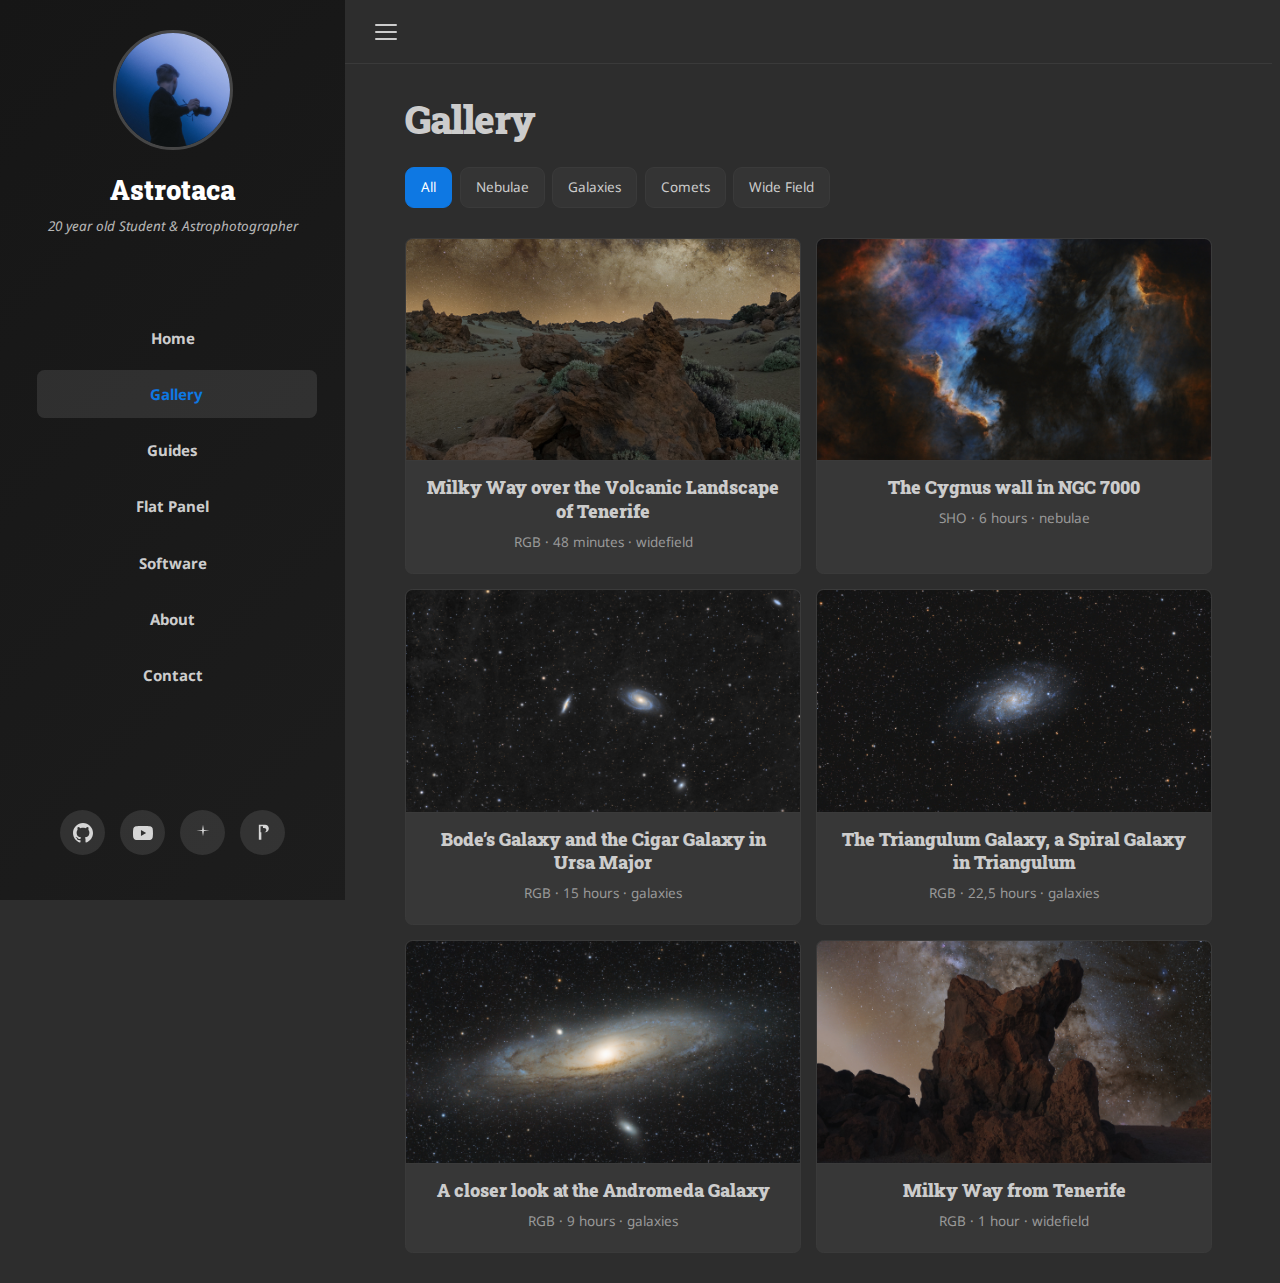
<file: gallery.html>
<!DOCTYPE html>
<html lang="en">
<head>
    <meta charset="UTF-8">
    <meta name="viewport" content="width=device-width, initial-scale=1.0">
    <meta name="description" content="Astrotaca - Gallery of Astrophotography">
    <title>Astrotaca - Gallery</title>

    <link rel="preconnect" href="https://fonts.googleapis.com">
    <link rel="preconnect" href="https://fonts.gstatic.com" crossorigin>

    <link href="https://fonts.googleapis.com/css2?family=Roboto+Slab:wght@700;900&family=Noto+Sans:wght@400;700&display=swap" rel="stylesheet">

    <link rel="stylesheet" href="styles.css">
</head>

<body class="dark-mode">

    <div id="sidebar-overlay" class="sidebar-overlay"></div>
    <div id="sidebar-container"></div>

    <main class="main-content">

        <nav class="top-nav">
            <button id="sidebar-toggle" class="sidebar-toggle">
                <span></span>
                <span></span>
                <span></span>
            </button>
        </nav>

        <section class="content-section active">

            <div class="container">

                <header class="section-header">
                    <h1>Gallery</h1>

                    <div class="tags">
                        <span class="tag active" data-filter="all">All</span>
                        <span class="tag" data-filter="nebulae">Nebulae</span>
                        <span class="tag" data-filter="galaxies">Galaxies</span>
                        <span class="tag" data-filter="comets">Comets</span>
                        <span class="tag" data-filter="widefield">Wide Field</span>
                    </div>

                </header>

                <!-- Gallery grid populated by gallery-data.js -->
                <div class="gallery-grid"></div>

            </div>

        </section>

    </main>

    <script src="gallery-data.js"></script>
    <script src="sidebar.js"></script>
    <script src="gallery-filter.js"></script>
    <script src="load-sidebar.js"></script>

</body>
</html>
</file>
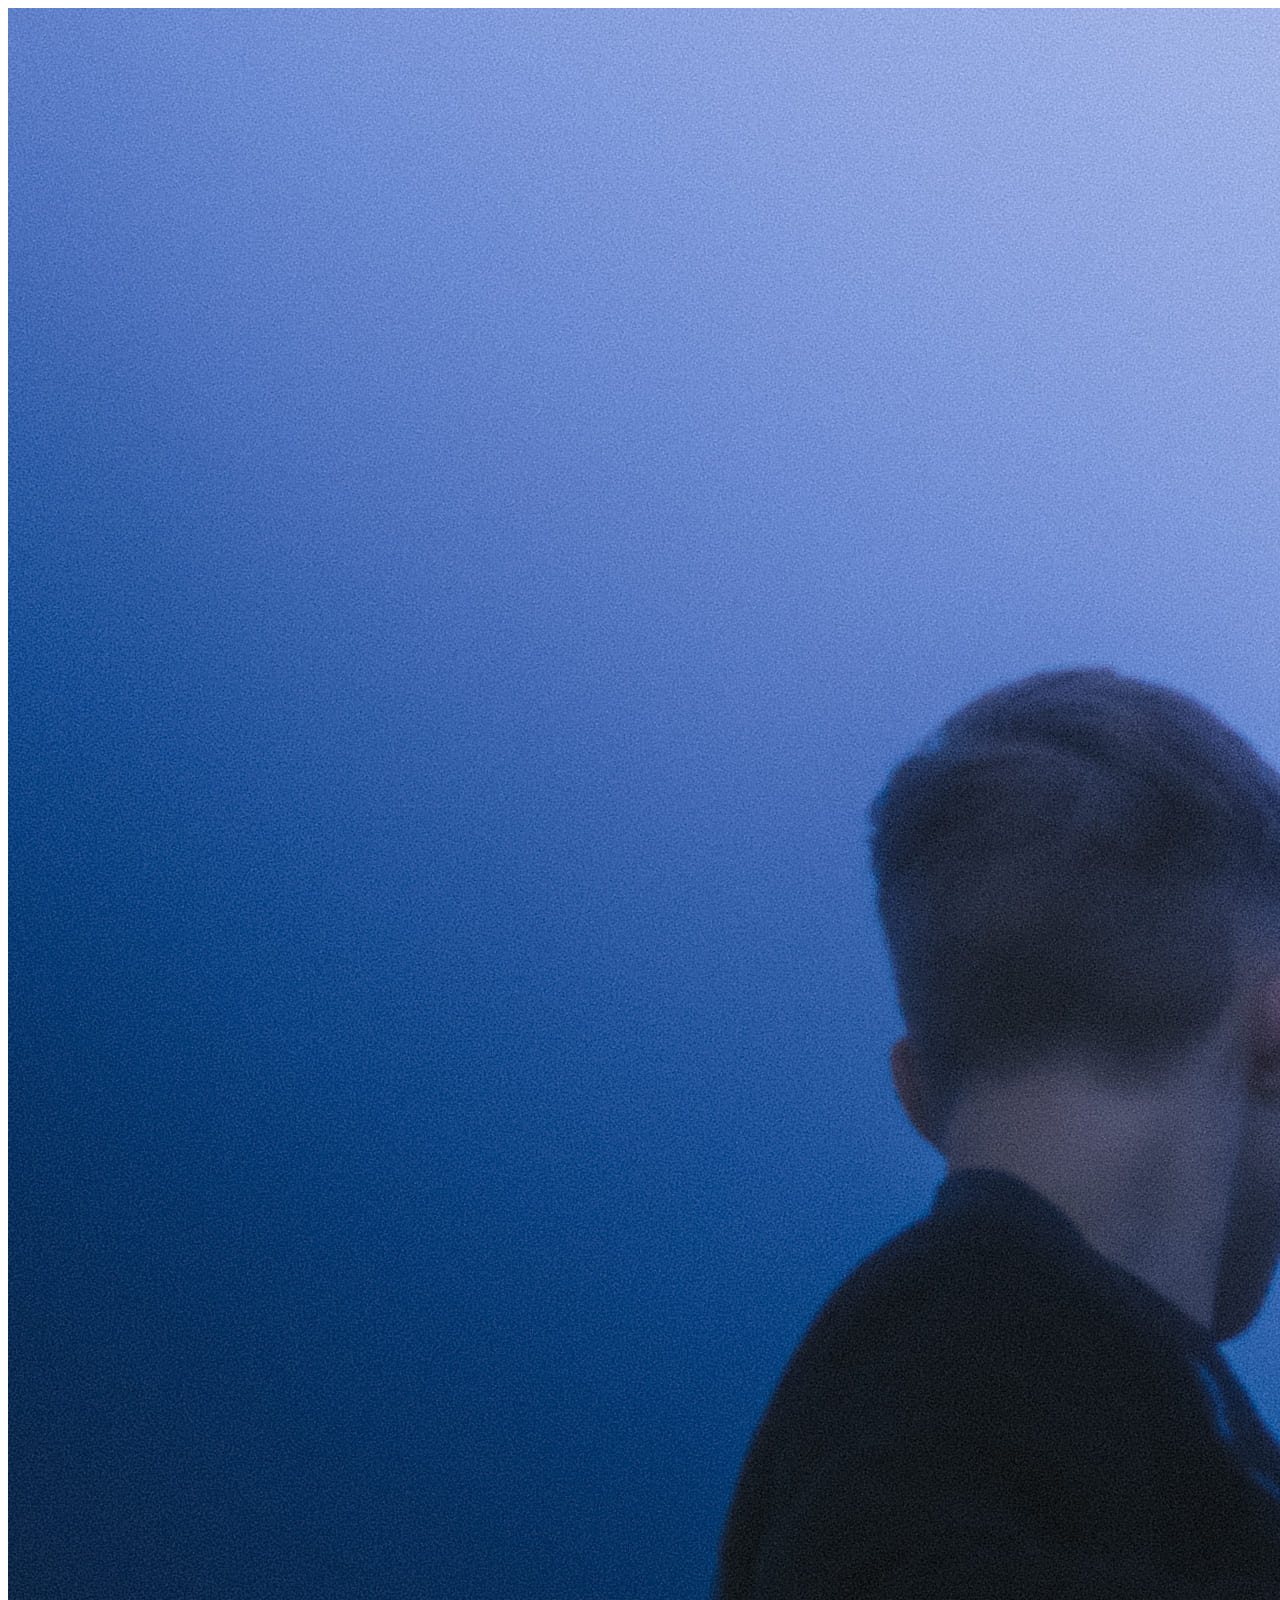
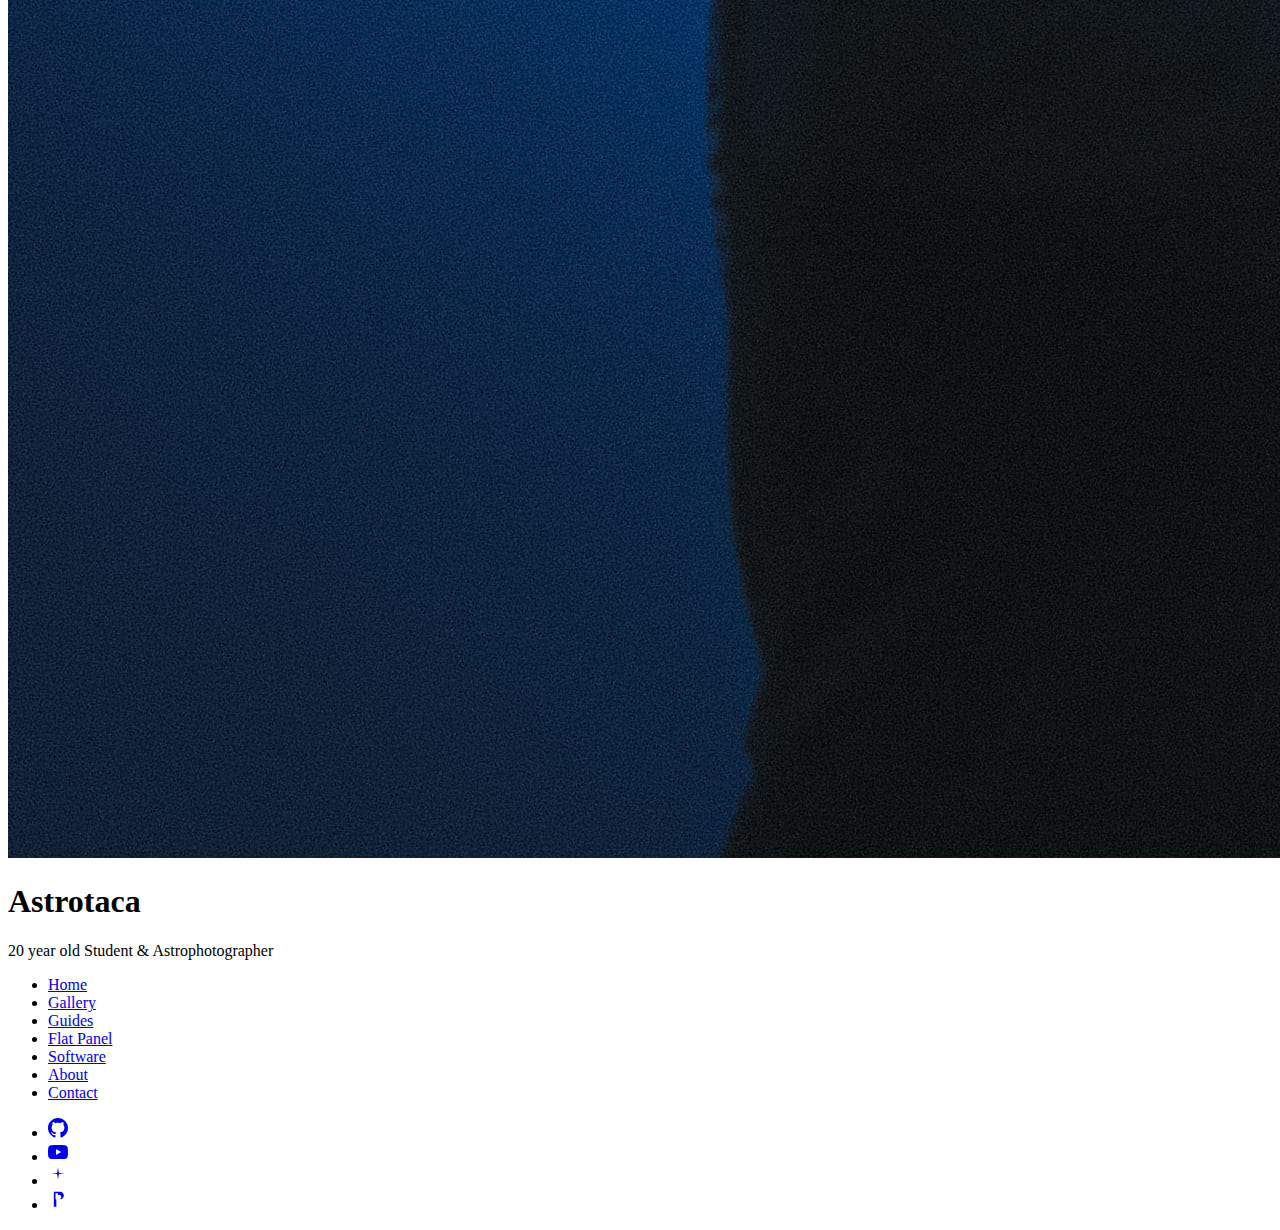
<file: sidebar.html>
<!DOCTYPE html>
<html lang="en">
<head>
    <meta charset="UTF-8">
    <title>Sidebar</title>
</head>
<body>

<aside id="sidebar" class="sidebar">
    <div class="sidebar-resize-handle"></div>
    <div class="sidebar-bg"></div>

    <div class="sidebar-content">

        <div class="sidebar-header">
            <img src="/avatar/avatar.jpg" alt="Astrotaca" class="avatar">
            <h1 class="site-title">Astrotaca</h1>
            <p class="site-subtitle">20 year old Student & Astrophotographer</p>
        </div>

        <nav class="sidebar-nav">
            <ul>
                <li><a href="/" class="nav-link">Home</a></li>
                <li><a href="/gallery.html" class="nav-link">Gallery</a></li>
                <li><a href="/guides.html" class="nav-link">Guides</a></li>
                <li><a href="/flatpanel.html" class="nav-link">Flat Panel</a></li>
                <li><a href="/software.html" class="nav-link">Software</a></li>
                <li><a href="/about.html" class="nav-link">About</a></li>
                <li><a href="/contact.html" class="nav-link">Contact</a></li>
            </ul>
        </nav>

        <div class="sidebar-social">
            <ul>

                <li>
                    <a href="https://github.com/astrotaca" target="_blank" title="GitHub">
                        <svg width="20" height="20" viewBox="0 0 24 24" fill="currentColor">
                            <path d="M12 0c-6.626 0-12 5.373-12 12 0 5.302 3.438 9.8 8.207 11.387.599.111.793-.261.793-.577v-2.234c-3.338.726-4.033-1.416-4.033-1.416-.546-1.387-1.333-1.756-1.333-1.756-1.089-.745.083-.729.083-.729 1.205.084 1.839 1.237 1.839 1.237 1.07 1.834 2.807 1.304 3.492.997.107-.775.418-1.305.762-1.604-2.665-.305-5.467-1.334-5.467-5.931 0-1.311.469-2.381 1.236-3.221-.124-.303-.535-1.524.117-3.176 0 0 1.008-.322 3.301 1.23.957-.266 1.983-.399 3.003-.404 1.02.005 2.047.138 3.006.404 2.291-1.552 3.297-1.23 3.297-1.23.653 1.653.242 2.874.118 3.176.77.84 1.235 1.911 1.235 3.221 0 4.609-2.807 5.624-5.479 5.921.43.372.823 1.102.823 2.222v3.293c0 .319.192.694.801.576 4.765-1.589 8.199-6.086 8.199-11.386 0-6.627-5.373-12-12-12z"/>
                        </svg>
                    </a>
                </li>

                <li>
                    <a href="https://youtube.com/@astrotaca" target="_blank" title="YouTube">
                        <svg width="20" height="20" viewBox="0 0 24 24" fill="currentColor">
                            <path d="M23.498 6.186a3.016 3.016 0 0 0-2.122-2.136C19.505 3.545 12 3.545 12 3.545s-7.505 0-9.377.505A3.017 3.017 0 0 0 .502 6.186C0 8.07 0 12 0 12s0 3.93.502 5.814a3.016 3.016 0 0 0 2.122 2.136c1.871.505 9.376.505 9.376.505s7.505 0 9.377-.505a3.015 3.015 0 0 0 2.122-2.136C24 15.93 24 12 24 12s0-3.93-.502-5.814zM9.545 15.568V8.432L15.818 12l-6.273 3.568z"/>
                        </svg>
                    </a>
                </li>

                <li>
                    <a href="https://www.astrobin.com/users/astrotaca/" target="_blank" title="AstroBin">
                        <svg width="20" height="20" viewBox="0 0 24 24" fill="currentColor">
                            <path d="M12 2L13.09 8.26L20 9L13.09 9.74L12 16L10.91 9.74L4 9L10.91 8.26L12 2Z"/>
                        </svg>
                    </a>
                </li>

                <li>
                    <a href="https://www.paypal.com/paypalme/astrotaca" target="_blank" title="PayPal">
                        <svg width="20" height="20" viewBox="0 0 24 24" fill="currentColor">
                            <path d="M9 2h5.5c2.48 0 4.5 2.02 4.5 4.5S16.98 11 14.5 11H10v9H7V2zm3 2H9v7h4.5c1.38 0 2.5-1.12 2.5-2.5S14.88 6 13.5 6H12V4z"/>
                        </svg>
                    </a>
                </li>

            </ul>
        </div>

    </div>
</aside>

</body>
</html>
</file>
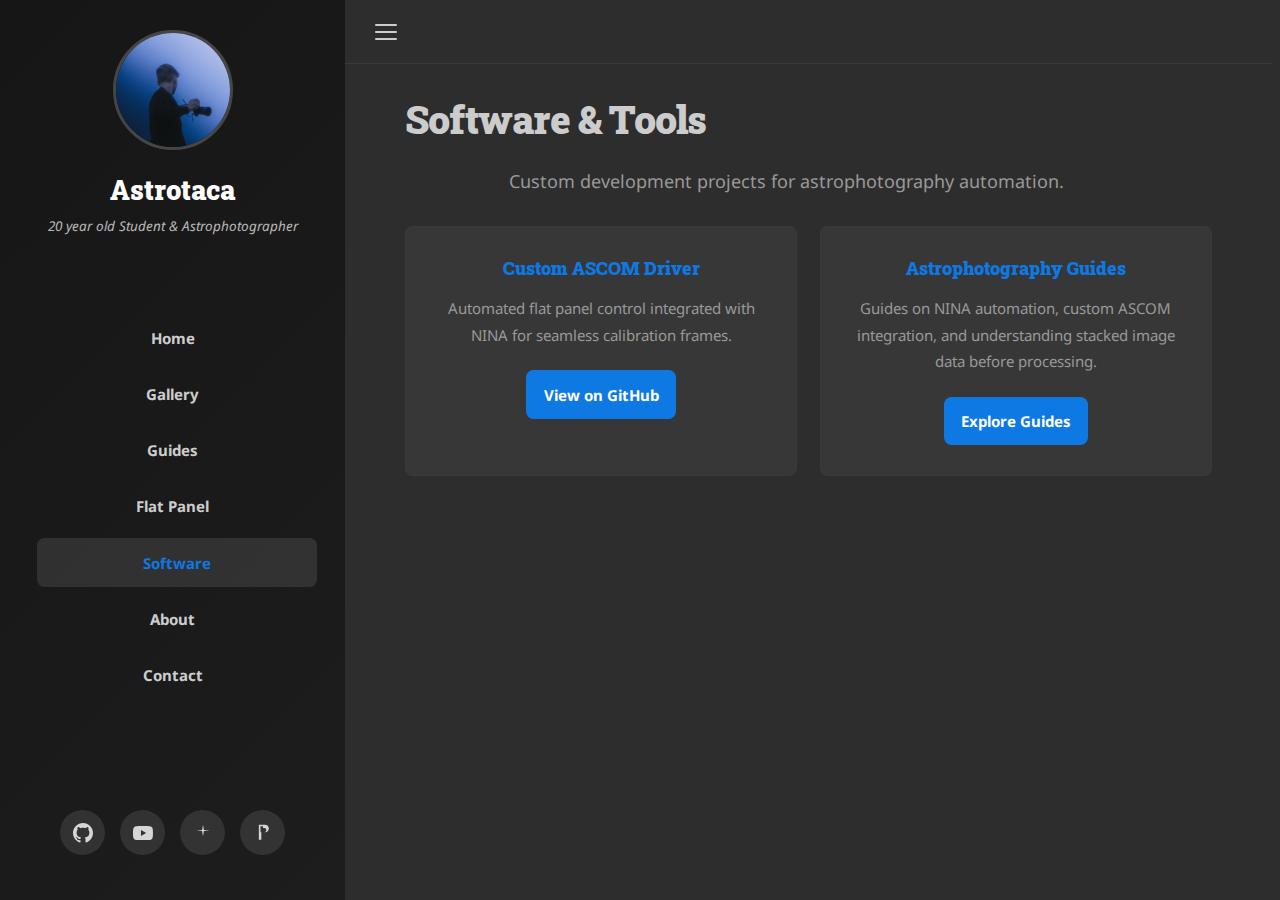
<file: software.html>
<!DOCTYPE html>
<html lang="en">
<head>
    <meta charset="UTF-8">
    <meta name="viewport" content="width=device-width, initial-scale=1.0">
    <meta name="description" content="Astrotaca - Software & Tools">
    <title>Astrotaca - Software</title>

    <link rel="preconnect" href="https://fonts.googleapis.com">
    <link rel="preconnect" href="https://fonts.gstatic.com" crossorigin>

    <link href="https://fonts.googleapis.com/css2?family=Roboto+Slab:wght@700;900&family=Noto+Sans:wght@400;700&display=swap" rel="stylesheet">

    <link rel="stylesheet" href="styles.css">
</head>

<body class="dark-mode">

    <div id="sidebar-overlay" class="sidebar-overlay"></div>
    <div id="sidebar-container"></div>

    <main class="main-content">

        <nav class="top-nav">
            <button id="sidebar-toggle" class="sidebar-toggle">
                <span></span>
                <span></span>
                <span></span>
            </button>
        </nav>

        <section class="content-section active">

            <div class="container">

                <header class="section-header">
                    <h1>Software & Tools</h1>
                    <p class="lead">Custom development projects for astrophotography automation.</p>
                </header>

                <div class="software-grid">

                    <div class="software-card">
                        <h3>Custom ASCOM Driver</h3>
                        <p>
                            Automated flat panel control integrated with NINA for seamless calibration frames.
                        </p>
                        <a href="https://github.com/astrotaca" class="btn-link" target="_blank">
                            View on GitHub
                        </a>
                    </div>

                    <div class="software-card">
                        <h3>Astrophotography Guides</h3>
                        <p>
                            Guides on NINA automation, custom ASCOM integration, and understanding stacked image data before processing.
                        </p>
                        <a href="guides.html" class="btn-link">
                            Explore Guides
                        </a>
                    </div>

                </div>

            </div>

        </section>

    </main>

    <script src="sidebar.js"></script>
    <script src="load-sidebar.js"></script>

</body>
</html>
</file>
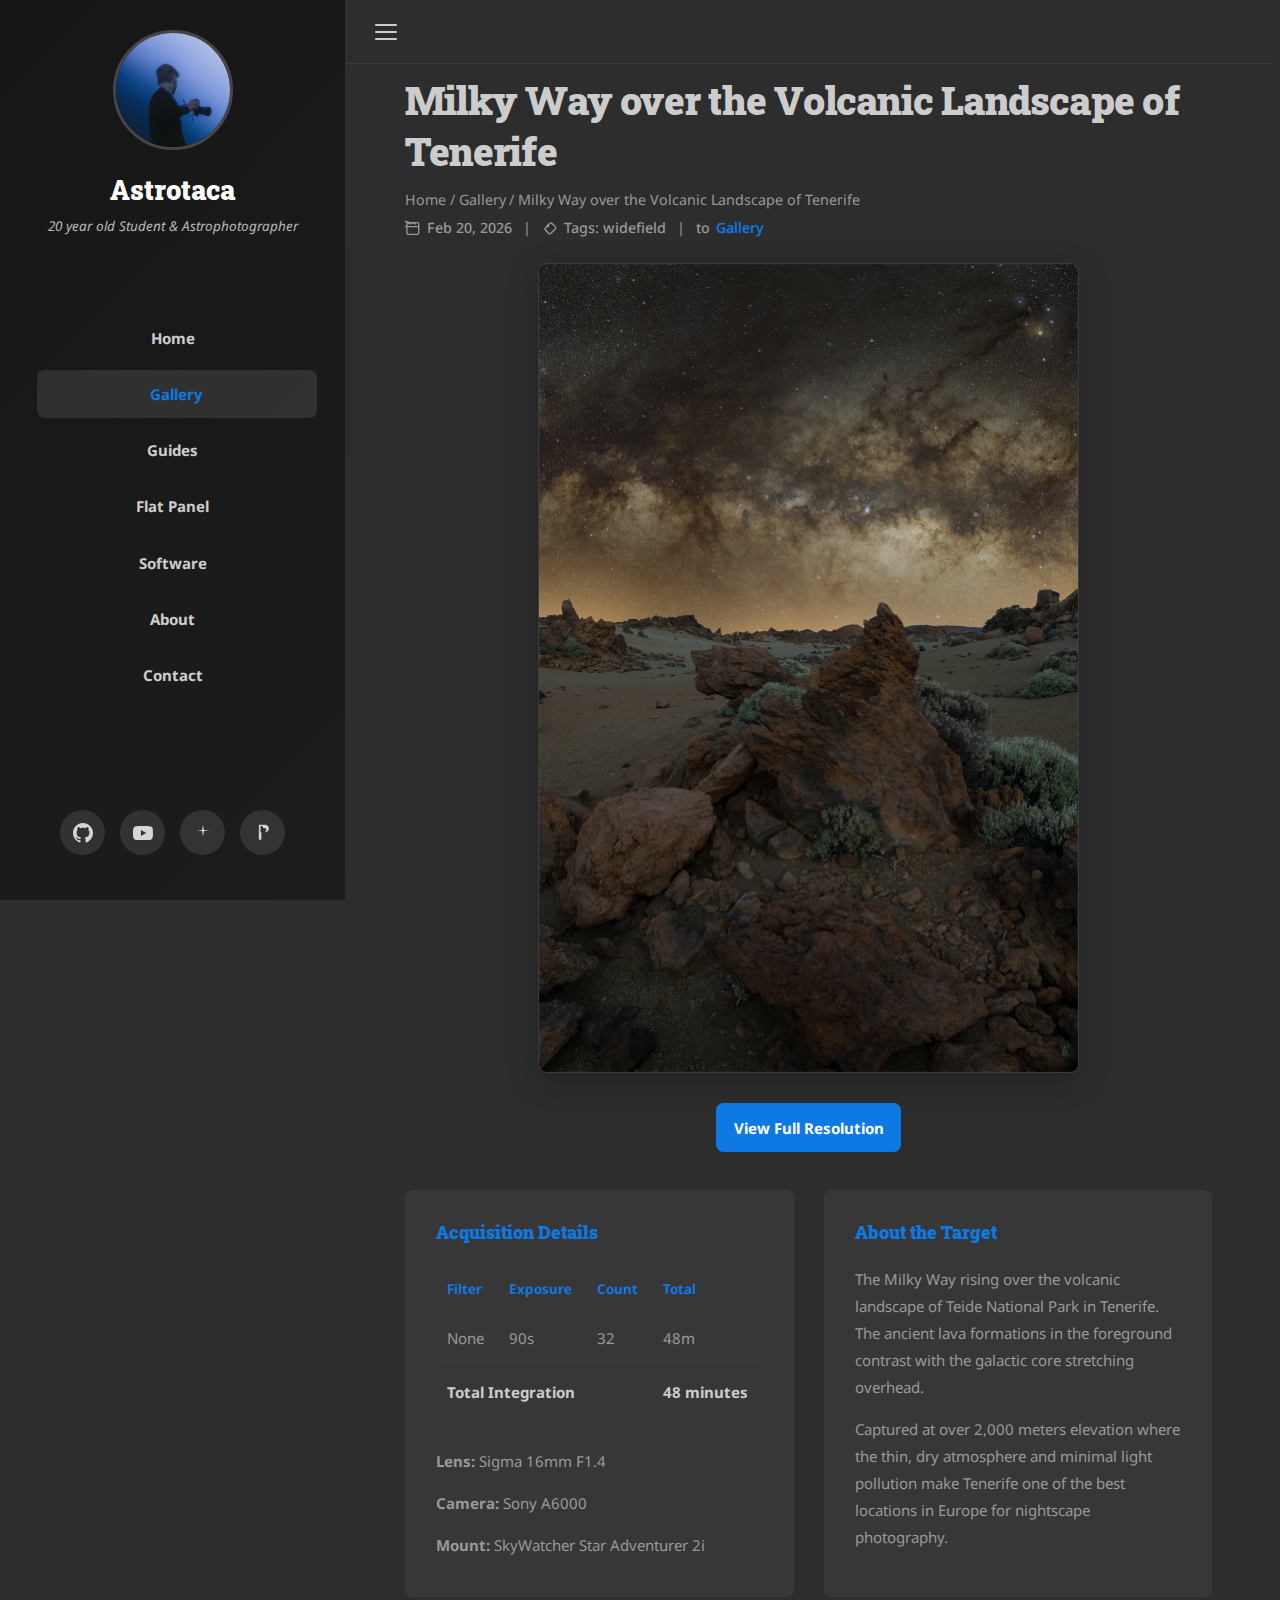
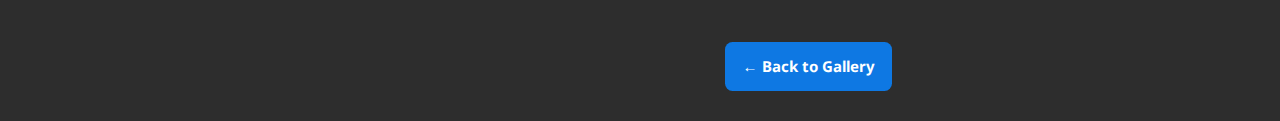
<file: gallery/mw-tenerife-2.html>
<!DOCTYPE html>
<html lang="en">

<head>
    <meta charset="UTF-8">
    <meta name="viewport" content="width=device-width, initial-scale=1.0">
    <title>Milky Way over the Volcanic Landscape of Tenerife - Astrotaca</title>

    <link rel="preconnect" href="https://fonts.googleapis.com">
    <link rel="preconnect" href="https://fonts.gstatic.com" crossorigin>

    <link
        href="https://fonts.googleapis.com/css2?family=Roboto+Slab:wght@700;900&family=Noto+Sans:wght@400;700&display=swap"
        rel="stylesheet">

    <link rel="stylesheet" href="../styles.css">
</head>

<body class="dark-mode">

    <div id="sidebar-overlay" class="sidebar-overlay"></div>
    <div id="sidebar-container"></div>

    <main class="main-content">

        <nav class="top-nav">
            <button id="sidebar-toggle" class="sidebar-toggle">
                <span></span>
                <span></span>
                <span></span>
            </button>
        </nav>

        <section class="content-section active">

            <div class="container">

                <header class="section-header">
                    <h1>Milky Way over the Volcanic Landscape of Tenerife</h1>
                    <p class="lead">RGB | 48 minutes</p>
                </header>

                <div class="image-detail">

                    <img src="../images/web/mw-tenerife-2.jpg" alt="Milky Way over volcanic rocks in Teide National Park, Tenerife" class="detail-image">

                    <div class="detail-actions">
                        <a href="../images/mw-tenerife-2.jpg" target="_blank" class="btn-link">
                            View Full Resolution
                        </a>
                    </div>

                    <div class="image-info-grid">

                        <div class="info-section">

                            <h3>Acquisition Details</h3>

                            <table class="acquisition-table">
                                <thead>
                                    <tr>
                                        <th>Filter</th>
                                        <th>Exposure</th>
                                        <th>Count</th>
                                        <th>Total</th>
                                    </tr>
                                </thead>

                                <tbody>
                                    <!-- Filled by gallery-data.js -->
                                </tbody>
                            </table>

                            <ul class="equipment-list">
                                <!-- Filled by gallery-data.js -->
                            </ul>

                        </div>

                        <div class="info-section">
                            <!-- Filled by gallery-data.js -->
                        </div>

                    </div>

                    <div class="back-button">
                        <a href="../gallery.html" class="btn-link">
                            ← Back to Gallery
                        </a>
                    </div>

                </div>

            </div>

        </section>

    </main>

    <script src="../gallery-data.js"></script>
    <script src="../sidebar.js"></script>
    <script src="../load-sidebar.js"></script>

</body>

</html>
</file>
<file: styles.css>
/* Reset and Base Styles */
* {
    margin: 0;
    padding: 0;
    box-sizing: border-box;
}

:root {
    --body-bg: #2D2D2D;
    --body-color: #CCCCCC;
    --sidebar-bg: #161616;
    --sidebar-color: #FFFFFF;
    --accent-color: #0E78E3;
    --accent-color-hover: rgba(14, 120, 227, 0.8);
    --border-color: #3A3A3A;
    --card-bg: rgba(255, 255, 255, 0.05);
    --card-hover-bg: rgba(255, 255, 255, 0.08);
    --gray-text: #999999;
    --overlay-bg: rgba(0, 0, 0, 0.8);
    --font-family: 'Noto Sans', Helvetica, Arial, sans-serif;
    --font-family-heading: 'Roboto Slab', Helvetica, Arial, sans-serif;
    --font-weight: 400;
    --font-weight-bold: 700;
    --font-weight-heading: 900;
    --sidebar-width: 345px;
    --content-max-width: 900px;
    --border-radius: 0.5rem;
    --transition-speed: 0.3s;
}

html {
    font-size: 15px;
    line-height: 1.75;
    scrollbar-gutter: stable;
    background: var(--body-bg);
}

body {
    font-family: var(--font-family);
    font-weight: var(--font-weight);
    color: var(--body-color);
    background-color: var(--body-bg);
    overflow-x: hidden;
}

h1, h2, h3, h4, h5, h6 {
    font-family: var(--font-family-heading);
    font-weight: var(--font-weight-heading);
    line-height: 1.3;
    margin-bottom: 1rem;
    color: #cccccc;
}

h1 { font-size: 2rem; }
h2 { font-size: 1.5rem; }
h3 { font-size: 1.2rem; }
h4 { font-size: 1.08rem; }
h5 { font-size: 1.04rem; }
h6 { font-size: 1rem; }

p {
    margin-bottom: 1rem;
}

a {
    color: var(--accent-color);
    text-decoration: none;
    transition: color var(--transition-speed);
}

a:hover {
    color: var(--accent-color-hover);
    text-decoration: underline;
    text-decoration-color: var(--accent-color);
    text-underline-offset: 0.35rem;
    text-decoration-thickness: 2px;
}

.btn-link {
    display: inline-flex;
    align-items: center;
    justify-content: center;
    padding: 0.75rem 1.15rem;
    background: var(--accent-color);
    color: white;
    border: none;
    border-radius: var(--border-radius);
    transition: background var(--transition-speed), transform var(--transition-speed);
    text-decoration: none;
    font-weight: var(--font-weight-bold);
    cursor: pointer;
    appearance: none;
}

.btn-link:hover {
    background: var(--accent-color-hover);
    text-decoration: none;
}

.container {
    width: 100%;
    max-width: 1250px;
    padding: 0 4rem;
    box-sizing: border-box;
    margin: 0 auto;
}

.sidebar {
    position: fixed;
    top: 0;
    left: 0;
    width: var(--sidebar-width);
    height: 100vh;
    background: var(--sidebar-bg);
    color: var(--sidebar-color);
    transform: translateX(-100%);
    transition: transform var(--transition-speed) ease, width var(--transition-speed) ease;
    z-index: 1000;
    overflow-y: auto;
}

.sidebar.open {
    transform: translateX(0);
}

.sidebar-bg {
    position: absolute;
    top: 0;
    left: 0;
    width: 100%;
    height: 100%;
    background: linear-gradient(135deg, #161616 0%, #2D2D2D 100%);
    opacity: 0.3;
    pointer-events: none;
}

.sidebar-content {
    position: relative;
    z-index: 2;
    padding: 2rem;
    display: flex;
    flex-direction: column;
    min-height: 100%;
    width: 100%;
}

.sidebar-content > * {
    pointer-events: auto;
    cursor: default;
}

.sidebar-header {
    text-align: center;
    margin-bottom: 2rem;
}

.avatar {
    width: 120px;
    height: 120px;
    border-radius: 50%;
    margin-bottom: 1rem;
    border: 3px solid rgba(255, 255, 255, 0.2);
    transition: border-color var(--transition-speed);
}

.avatar:hover {
    border-color: var(--accent-color);
}

.site-title {
    color: var(--sidebar-color);
    font-size: 1.8rem;
    margin-bottom: 0.5rem;
    text-decoration: none;
}

.site-subtitle {
    color: rgba(255, 255, 255, 0.7);
    font-size: 0.9rem;
    font-style: italic;
}

.sidebar-nav {
    width: 100%;
    max-width: 280px;
    margin: 2rem auto;
    text-align: center;
}

.sidebar-nav ul {
    list-style: none;
}

.sidebar-nav li {
    margin-bottom: 0.5rem;
}

.nav-link {
    display: block;
    padding: 0.75rem 1rem;
    color: rgba(255, 255, 255, 0.8);
    font-weight: var(--font-weight-bold);
    border-radius: var(--border-radius);
    transition: all var(--transition-speed);
    text-decoration: none;
    transform: translateX(0);
}

.nav-link:hover,
.nav-link.active {
    background: rgba(255, 255, 255, 0.1);
    color: var(--accent-color);
    transform: translateX(4px);
    text-decoration: none;
}

.sidebar-resize-handle {
    position: absolute;
    top: 0;
    right: 0;
    width: 5px;
    height: 100%;
    cursor: ew-resize;
    z-index: 9999;
    background: transparent;
}

.sidebar:hover .sidebar-resize-handle {
    opacity: 1;
}

.sidebar-social {
    margin-top: auto;
    padding-bottom: 1rem;
    position: sticky;
    bottom: 1rem;
    overflow: visible;
}

.sidebar-social ul {
    display: flex;
    justify-content: center;
    gap: 1rem;
    list-style: none;

    margin: 0;
    padding: 0;

    flex-wrap: wrap;
}

.sidebar-social li {
    flex: 0 0 3rem;
}

.sidebar-social a {
    display: flex;
    align-items: center;
    justify-content: center;
    width: 3rem;
    height: 3rem;
    background: rgba(255, 255, 255, 0.1);
    border-radius: 50%;
    color: rgba(255, 255, 255, 0.8);
    transition: all var(--transition-speed);
    text-decoration: none;
}

.sidebar-social a:hover {
    background: var(--accent-color);
    color: white;
    transform: translateY(-2px);
}

.sidebar-overlay {
    position: fixed;
    top: 0;
    left: 0;
    width: 100%;
    height: 100%;
    background: rgba(0, 0, 0, 0.5);
    opacity: 0;
    visibility: hidden;
    transition: all var(--transition-speed);
    z-index: 999;
}

.sidebar-overlay.active {
    opacity: 1;
    visibility: visible;
}

.main-content {
    position: relative;
    min-height: 100vh;
    overflow-x: hidden;
    margin-left: var(--sidebar-width);
    width: calc(100% - var(--sidebar-width));
}

.detail-page .content-section {
    padding-top: 0.5rem;
    width: 100%;
}

.detail-page .container {
    max-width: none;
}

.image-detail {
    width: 100%;
    max-width: 1080px;
}

.detail-page .breadcrumbs-container {
    position: relative;
    display: flex;
    flex-direction: row;
    justify-content: space-between;
    align-items: center;
    width: 100%;
    margin: 0 0 0.25rem;
}

.detail-nav {
    position: absolute;
    top: 0;
    right: 0;

    display: flex;
    gap: 0.5rem;
    align-items: center;

    min-width: 6rem;
}

.detail-page .section-header h1 {
    margin-bottom: 0.9rem;
}

.detail-page .breadcrumbs-container {
    margin-bottom: 0.15rem;
    display: flex;
    justify-content: space-between;
    align-items: flex-start;
    width: 100%;
}

.detail-page .breadcrumbs-left {
    display: flex;
    flex-direction: column;
    gap: 0.2rem;
}

.detail-page .lead {
    display: none;
}

.detail-page .image-detail {
    margin-top: 0.5rem;
}
.detail-nav {
    display: flex;
    justify-content: flex-end;
    gap: 0.5rem;
    margin-bottom: 0;
    align-items: center;
    align-self: flex-start;
}

.breadcrumbs-container {
    align-items: flex-start;
    min-height: 2.6rem;
}

.detail-nav a {
    display: inline-flex;
    align-items: center;
    justify-content: center;
    width: 2.4rem;
    height: 2.4rem;
    border-radius: 0.6rem;
    background: rgba(0, 0, 0, 0.35);
    border: 1px solid rgba(255, 255, 255, 0.15);
    color: white;
    text-decoration: none;
    font-size: 1.1rem;
    transition: transform var(--transition-speed), background var(--transition-speed);
}

.detail-nav a:hover {
    background: rgba(255, 255, 255, 0.15);
    transform: translateY(-1px);
}

.detail-nav a.disabled {
    opacity: 0.4;
    cursor: default;
    pointer-events: none;
}

.top-nav {
    position: relative;
    height: 64px;
    background: var(--body-bg);
    border-bottom: 1px solid var(--border-color);
    display: flex;
    align-items: center;
    padding: 0 2rem;
    z-index: 900;
    width: 100%;
}

.breadcrumbs-container {
    display: flex;
    flex-direction: column;
    gap: 0.25rem;
    margin-bottom: 1.5rem;
}

.breadcrumbs {
    font-size: 0.95rem;
    color: var(--gray-text);
    display: flex;
    flex-wrap: wrap;
    gap: 0.25rem;
}

.breadcrumbs a {
    color: var(--gray-text);
    text-decoration: none;
    transition: color var(--transition-speed);
}

.breadcrumbs a:hover {
    color: var(--accent-color);
}

.breadcrumbs .breadcrumb-sep {
    color: var(--gray-text);
}

.detail-meta-bar {
    display: flex;
    flex-wrap: wrap;
    gap: 0.75rem;
    font-size: 0.95rem;
    color: var(--gray-text);
    align-items: center;
}

.detail-meta-bar a.meta-gallery {
    color: var(--accent-color);
    text-decoration: none;
    font-weight: 600;
}

.detail-meta-bar a.meta-gallery:hover {
    text-decoration: underline;
}

.meta-item {
    display: inline-flex;
    align-items: center;
    gap: 0.4rem;
    font-weight: 500;
}

.meta-item svg {
    width: 1.1em;
    height: 1.1em;
    flex-shrink: 0;
}

.sidebar-toggle {
    position: relative;
    top: 0;
    left: 0;

    display: flex;
    flex-direction: column;
    justify-content: space-between;

    width: 22px;
    height: 16px;

    background: transparent;
    border: none;
    cursor: pointer;
    padding: 0;

    z-index: 3000;
}

.sidebar-toggle span {
    width: 100%;
    height: 2px;
    background: #cccccc;
    border-radius: 2px;
    transition: all var(--transition-speed);
}

.sidebar-toggle:hover span {
    background: var(--accent-color);
}

body {
    visibility: hidden;
}

body.ready {
    visibility: visible;
}

.page-title {
    font-size: 1.5rem;
    color: var(--body-color);
    font-family: var(--font-family-heading);
    font-weight: var(--font-weight-heading);
}

.content-section {
    display: none;
    padding: 2rem 0;
    min-height: calc(100vh - 80px);
}

.detail-page .content-section {
    padding-top: 0.75rem;
}

.detail-page .section-header {
    text-align: left;
    margin-bottom: 1.5rem;
}

.detail-page .section-header h1 {
    margin-bottom: 0.75rem;
}

.detail-page .section-header .lead {
    margin: 0 0 1.5rem;
}

.content-section.active {
    display: block;
}

.section-header {
    text-align: left;
    margin-bottom: 1.5rem;
}

.section-header h1 {
    font-size: 2.6rem;
    margin-bottom: 1.5rem;
    color: var(--body-color);
    letter-spacing: -0.02em;
}

.section-header .lead {
    font-size: 1.2rem;
    color: var(--gray-text);
    max-width: 600px;
    margin: 0 auto 2rem;
    line-height: 1.6;
}

.section-header.centered h1 {
    text-align: center;
}



.tags {
    display: flex;
    justify-content: flex-start;
    gap: 0.5rem;
    flex-wrap: wrap;
    margin-bottom: 2rem;
}

.tag {
    background: rgba(120, 120, 120, 0.1);
    color: var(--body-color);
    padding: 0.5rem 1rem;
    border-radius: 0.6rem;
    font-size: 0.9rem;
    border: 1px solid var(--border-color);
    transition: all var(--transition-speed);
    cursor: pointer;
}

.tag:hover,
.tag.active {
    background: var(--accent-color);
    color: white;
    border-color: var(--accent-color);
}

.gallery-grid {
    display: grid;
    align-items: stretch;
    grid-template-columns: 1fr;
    gap: 1rem;
    width: 100%;
    position: relative;
}

.gallery-grid.is-filtering .gallery-item,
.gallery-grid.is-filtering .gallery-image {
    transition: none !important;
}

.gallery-item {
    background: var(--card-bg);
    border-radius: var(--border-radius);
    overflow: hidden;
    border: 1px solid var(--border-color);
    cursor: pointer;
    text-decoration: none;

    display: flex;
    flex-direction: column;
    height: 100%;

    transition: transform 0.25s ease, border-color var(--transition-speed);
}

.gallery-item:hover {
    transform: translateY(-5px);
    border-color: var(--accent-color);
    box-shadow: 0 10px 30px rgba(0,0,0,0.25);
    text-decoration: none;
}

.gallery-item:hover .gallery-image {
    transform: scale(1.03);
}

.gallery-item.hidden {
    display: none;
}

.gallery-image {
    width: 100%;
    aspect-ratio: 16 / 9;
    object-fit: cover;
    display: block;
    background: var(--card-bg);
    opacity: 1;
    transition: opacity 0.3s ease, transform 0.4s ease;
}

.gallery-image.loaded {
    opacity: 1;
}

.gallery-info {
    padding: 1rem 1.25rem 1.25rem;
    border-top: 1px solid var(--border-color);
    display: flex;
    flex-direction: column;
    text-align: center;

    flex-grow: 1;
}

.gallery-info h3 {
    margin-bottom: 0.5rem;
    color: var(--body-color);
    line-height: 1.3;
}

.gallery-info p {
    margin: 0;
    font-size: 0.9rem;
    color: var(--gray-text);
}

.guides-list {
    display: contents;
}

.guides-grid {
    display: grid;
    grid-template-columns: 1fr;
    gap: 1rem;
    width: 100%;
    align-items: stretch;
}

@media (min-width: 1700px) {
    body {
        padding-right: calc(var(--sidebar-width) / 2);
    }
}

@media (min-width: 1100px) {
    .gallery-grid,
    .guides-list,
    .guides-grid {
        grid-template-columns: repeat(2, 1fr);
    }
}

.home-view-all {
    text-align: center;
    margin: 1.5rem 0 0;
}

.home-section-gap {
    margin-top: 3rem;
}


.guide-card {
    background: var(--card-bg);
    border-radius: var(--border-radius);
    overflow: hidden;
    border: 1px solid var(--border-color);
    cursor: pointer;
    text-decoration: none;

    display: flex;
    flex-direction: column;
    height: 100%;

    transition: transform 0.25s ease, border-color var(--transition-speed);
}

.guide-card:hover {
    transform: translateY(-5px);
    border-color: var(--accent-color);
    box-shadow: 0 10px 30px rgba(0,0,0,0.25);
    text-decoration: none;
}

.guide-card.hidden {
    display: none;
}

.guide-image {
    width: 100%;
    aspect-ratio: 16 / 9;
    object-fit: cover;
    display: block;
    background: var(--card-bg);
    opacity: 1;
    transition: opacity 0.3s ease, transform 0.4s ease;
}

.guide-image.loaded {
    opacity: 1;
}

.guide-card:hover .guide-image {
    transform: scale(1.03);
}

.detail-image:not(.portrait) {
    width: 100%;
    object-fit: cover;
}

.detail-image.portrait {
    max-height: 90vh;
    width: auto;
    display: block;
    margin: 0 auto;
}

.guide-content {
    padding: 1rem 1.25rem 1.25rem;
    border-top: 1px solid var(--border-color);
    display: flex;
    flex-direction: column;
    text-align: center;
    flex-grow: 1;
}

.guide-content h3 {
    color: var(--body-color);
    margin-bottom: 0.5rem;
    line-height: 1.3;
}

.guide-content p {
    margin: 0;
    font-size: 0.9rem;
    color: var(--gray-text);
}

.guide-card:hover h3,
.guide-card:hover p,
.gallery-item:hover h3,
.gallery-item:hover p {
    text-decoration: none;
}

.gallery-image {
    transition: opacity 0.3s ease, transform 0.4s ease;
}

.software-grid {
    display: grid;
    grid-template-columns: repeat(2, 1fr);
    gap: 1.5rem;
}

.software-card {
    background: var(--card-bg);
    padding: 2rem;
    border-radius: var(--border-radius);
    border: 1px solid var(--border-color);
    transition: all var(--transition-speed);
    text-align: center;
}

.software-card:hover {
    background: var(--card-hover-bg);
    transform: translateY(-5px);
    border-color: var(--accent-color);
}

.software-card h3 {
    color: var(--accent-color);
    margin-bottom: 1rem;
}

.software-card p {
    color: var(--gray-text);
    margin-bottom: 1.5rem;
}

.about-content {
    max-width: 800px;
    margin: 0 auto;
}

.flatpanel-page .about-content {
    background: var(--card-bg);
    border: 1px solid var(--border-color);
    border-radius: var(--border-radius);
    padding: 2rem;
    max-width: 960px;
    margin: 0 auto;
    box-shadow: 0 6px 18px rgba(0, 0, 0, 0.08), 0 2px 6px rgba(0, 0, 0, 0.05);
}

.flatpanel-page .about-text {
    max-width: 860px;
    margin: 0 auto;
}

.flatpanel-page .about-text h2 {
    color: var(--accent-color);
    margin-top: 1.25rem;
    margin-bottom: 0.75rem;
}

.flatpanel-page .about-text ul {
    padding-left: 1.25rem;
    margin-bottom: 1.5rem;
}

.flatpanel-page .about-text li {
    border: none;
    padding: 0.75rem 0;
    color: var(--body-color);
}

.flatpanel-page hr {
    border: none;
    border-top: 1px solid var(--border-color);
    margin: 1.5rem 0;
}

.flatpanel-page .btn-link {
    display: block;
    margin: 2.25rem auto 0;
    width: fit-content;
}

.about-text p {
    font-size: 1.1rem;
    line-height: 1.8;
    margin-bottom: 1.5rem;
    color: var(--body-color);
}

.about-text figure {
    margin-top: 2rem;
}

.box-subtitle {
    color: var(--gray-text);
    margin: 0 0 1rem;
    font-weight: 600;
}

.about-text figure figcaption {
    font-size: 0.95rem;
    color: var(--gray-text);
    margin-top: 0.75rem;
    text-align: center;
    line-height: 1.6;
}

.about-text h3 {
    color: var(--accent-color);
    margin-top: 2rem;
    margin-bottom: 1rem;
}

.about-text ul {
    list-style: none;
    padding-left: 0;
}

.about-text li {
    padding: 0.5rem 0;
    border-bottom: 1px solid var(--border-color);
    color: var(--gray-text);
}

.about-text li:last-child {
    border-bottom: none;
}

.contact-content {
    text-align: center;
    max-width: 600px;
    margin: 0 auto;
}

.contact-content p {
    font-size: 1.1rem;
    color: var(--gray-text);
    margin-bottom: 2rem;
}

.contact-links {
    display: flex;
    justify-content: center;
    gap: 2rem;
    flex-wrap: wrap;
}

.contact-form {
    display: grid;
    gap: 1.5rem;
    max-width: 700px;
    margin: 0 auto 2rem;
}

.contact-form label {
    display: flex;
    flex-direction: column;
    gap: 0.5rem;
    font-weight: 600;
    color: var(--body-color);
}

.contact-form input,
.contact-form textarea {
    width: 100%;
    padding: 0.9rem 1rem;
    border: 1px solid var(--border-color);
    border-radius: var(--border-radius);
    background: var(--card-bg);
    color: var(--body-color);
}

.contact-form textarea {
    resize: vertical;
    min-height: 10rem;
}

.contact-form button {
    width: fit-content;
    justify-self: center;
}

.contact-note {
    display: block;
    margin-top: 0.5rem;
    color: var(--gray-text);
    font-size: 0.95rem;
}

.contact-feedback {
    color: var(--accent-color);
    margin-top: 0.5rem;
    font-weight: 600;
}

.contact-link {
    display: flex;
    align-items: center;
    gap: 0.5rem;
    padding: 1rem 1.5rem;
    background: var(--card-bg);
    border: 1px solid var(--border-color);
    border-radius: var(--border-radius);
    color: var(--body-color);
    text-decoration: none;
    transition: all var(--transition-speed);
}

.contact-link:hover {
    background: var(--accent-color);
    color: white;
    border-color: var(--accent-color);
    text-decoration: none;
    transform: translateY(-2px);
}

@media (min-width: 1200px) {
    .sidebar {
        transform: translateX(0);
        position: fixed;
    }

    .sidebar-overlay {
        display: none;
    }
}


@media (max-width: 1200px) {
    .gallery-grid,
    .guides-list,
    .guides-grid {
        grid-template-columns: repeat(2, 1fr);
    }
}

@media (max-width: 768px) {
    body {
        padding-right: 0;
    }

    .gallery-grid,
    .guides-list,
    .guides-grid {
        grid-template-columns: 1fr;
    }

    .gallery-item,
    .guide-card {
        width: 100%;
        max-width: 100%;
        margin-right: 0;
    }

    .software-grid {
        grid-template-columns: 1fr;
    }

    .main-content {
        margin-left: 0;
        max-width: 100%;
    }

    html {
        font-size: 14px;
    }

    .container {
        padding: 0 1rem;
    }

    .section-header h1 {
        font-size: 2.5rem;
    }

    .contact-links {
        flex-direction: column;
        align-items: center;
    }

    .contact-link {
        width: 100%;
        max-width: 300px;
        justify-content: center;
    }
}

@media (max-width: 480px) {
    .top-nav {
        padding: 1rem;
    }
    
    .sidebar-content {
        padding: 1.5rem;
    }
    
    .software-card {
        padding: 1.5rem;
    }
    
    .guide-content {
        padding: 1rem;
    }
}

.content-section {
    animation: fadeIn 0.5s ease-in-out;
}

@keyframes fadeIn {
    from {
        opacity: 0;
    }
    to {
        opacity: 1;
    }
}

::-webkit-scrollbar {
    width: 8px;
}

::-webkit-scrollbar-track {
    background: var(--body-bg);
}

::-webkit-scrollbar-thumb {
    background: var(--border-color);
    border-radius: 4px;
}

::-webkit-scrollbar-thumb:hover {
    background: var(--accent-color);
}

.detail-image {
    display: block;
    width: 100%;
    height: auto;
    border-radius: 0.6rem;
    margin-bottom: 2rem;
    border: 1px solid var(--border-color);
    box-shadow: 0 8px 30px rgba(0,0,0,0.25);
}

.image-detail {
    max-width: 1080px;
}

.detail-actions {
    text-align: center;
    margin: 2rem 0 2.5rem 0;
}

.detail-image.portrait {
    width: auto;
    max-width: 70%;
    margin: 0 auto 2rem auto;
    display: block;
}

.image-info-grid {
    display: grid;
    grid-template-columns: repeat(auto-fit, minmax(300px, 1fr));
    gap: 2rem;
    margin-bottom: 3rem;
}

.info-section {
    background: var(--card-bg);
    padding: 2rem;
    border-radius: var(--border-radius);
    border: 1px solid var(--border-color);
}

.info-section h3 {
    color: var(--accent-color);
    margin-bottom: 1.5rem;
}

.acquisition-table {
    width: 100%;
    border-collapse: collapse;
    margin-bottom: 1.5rem;
}

.acquisition-table th,
.acquisition-table td {
    padding: 0.75rem;
    text-align: left;
    border-bottom: 1px solid var(--border-color);
}

.acquisition-table th {
    color: var(--accent-color);
    font-weight: var(--font-weight-bold);
    font-size: 0.9rem;
}

.acquisition-table td {
    color: var(--gray-text);
}

.acquisition-table .total-row td {
    color: var(--body-color);
    border-top: 2px solid var(--border-color);
    padding-top: 1rem;
}

.equipment-list {
    list-style: none;
    padding-left: 0;
}

.equipment-list li {
    padding: 0.5rem 0;
    border-bottom: 1px solid var(--border-color);
    color: var(--gray-text);
}

.equipment-list li:last-child {
    border-bottom: none;
}

.info-section p {
    color: var(--gray-text);
    line-height: 1.8;
    margin-bottom: 1rem;
}

.info-section p:last-child {
    margin-bottom: 0;
}

.back-button {
    text-align: center;
    margin-top: 2rem;
}

.guide-detail {
    max-width: 750px;
    margin: 0 auto;
    display: flex;
    flex-direction: column;
    gap: 0.5rem;
}

.guide-detail-image-container {
    margin-bottom: 3rem;
}

.guide-detail-image {
    width: 100%;
    max-width: 100%;
    height: auto;
    border-radius: var(--border-radius);
    border: 1px solid var(--border-color);
}

.guide-detail-content {
    color: var(--body-color);
    font-size: 1.05rem;
    line-height: 1.8;
    width: 100%;
}

.guide-detail-content h2 {
    color: var(--accent-color);
    margin-top: 2.5rem;
    margin-bottom: 1.25rem;
    font-size: 1.6rem;
}

.guide-detail-content p {
    margin-bottom: 1.5rem;
    color: var(--body-color);
}

.guide-detail-content ul {
    list-style: disc;
    padding-left: 2rem;
    margin-bottom: 1.5rem;
    margin-top: 0.5rem;
}

.guide-detail-content li {
    padding: 0.35rem 0;
    color: var(--body-color);
    line-height: 1.7;
}

.guide-card:hover h3,
.guide-card:hover p {
    text-decoration: none;
}

.guide-card:hover .guide-image {
    transform: scale(1.03);
}

@media (max-width: 1200px) {

    body {
        padding-right: 0;
    }

    .main-content {
        margin-left: 0;
        width: 100%;
    }

}

@media (max-width: 768px) {
    .guide-detail-content {
        font-size: 1rem;
    }
    
    .guide-detail-content h2 {
        font-size: 1.4rem;
    }
}

.guide-detail-content ol {
    padding-left: 2rem;
    margin-bottom: 1.5rem;
}

.guide-detail-content ol li {
    padding: 0.35rem 0;
    line-height: 1.7;
    color: var(--body-color);
}

.guide-detail-content code {
    background: rgba(255, 255, 255, 0.08);
    padding: 0.2rem 0.4rem;
    border-radius: 4px;
    font-family: monospace;
    font-size: 0.95em;
    color: var(--accent-color);
}

.guide-detail-image {
    width: 100%;
    max-width: 850px;
    height: auto;
    margin: 0 auto 2rem auto;
    display: block;
    border-radius: var(--border-radius);
    border: 1px solid var(--border-color);
}
.guide-detail-content pre {
    background: rgba(255, 255, 255, 0.05);
    border: 1px solid var(--border-color);
    border-radius: var(--border-radius);
    padding: 1.5rem;
    overflow-x: auto;
    margin: 1.5rem 0;
}

.guide-detail-content pre code {
    background: none;
    padding: 0;
    font-size: 0.9rem;
    line-height: 1.6;
    color: var(--body-color);
    font-family: 'Consolas', 'Monaco', 'Courier New', monospace;
}

.sequence-structure {
    background: rgba(255, 255, 255, 0.05);
    border: 1px solid var(--border-color);
    border-radius: var(--border-radius);
    padding: 1.5rem;
    margin: 1.5rem 0;
}

.sequence-structure h4 {
    color: var(--accent-color);
    margin-bottom: 1rem;
    font-size: 1rem;
    font-family: var(--font-family);
    font-weight: var(--font-weight-bold);
}

.sequence-structure ul {
    list-style: none;
    padding-left: 1rem;
    margin-bottom: 1rem;
}

.sequence-structure ul:last-child {
    margin-bottom: 0;
}

.sequence-structure li {
    padding: 0.4rem 0;
    color: var(--body-color);
    font-family: 'Consolas', 'Monaco', 'Courier New', monospace;
    font-size: 0.9rem;
}

.sequence-structure .indent-1 {
    padding-left: 1.5rem;
}

.sequence-structure .indent-2 {
    padding-left: 3rem;
}
</file>
